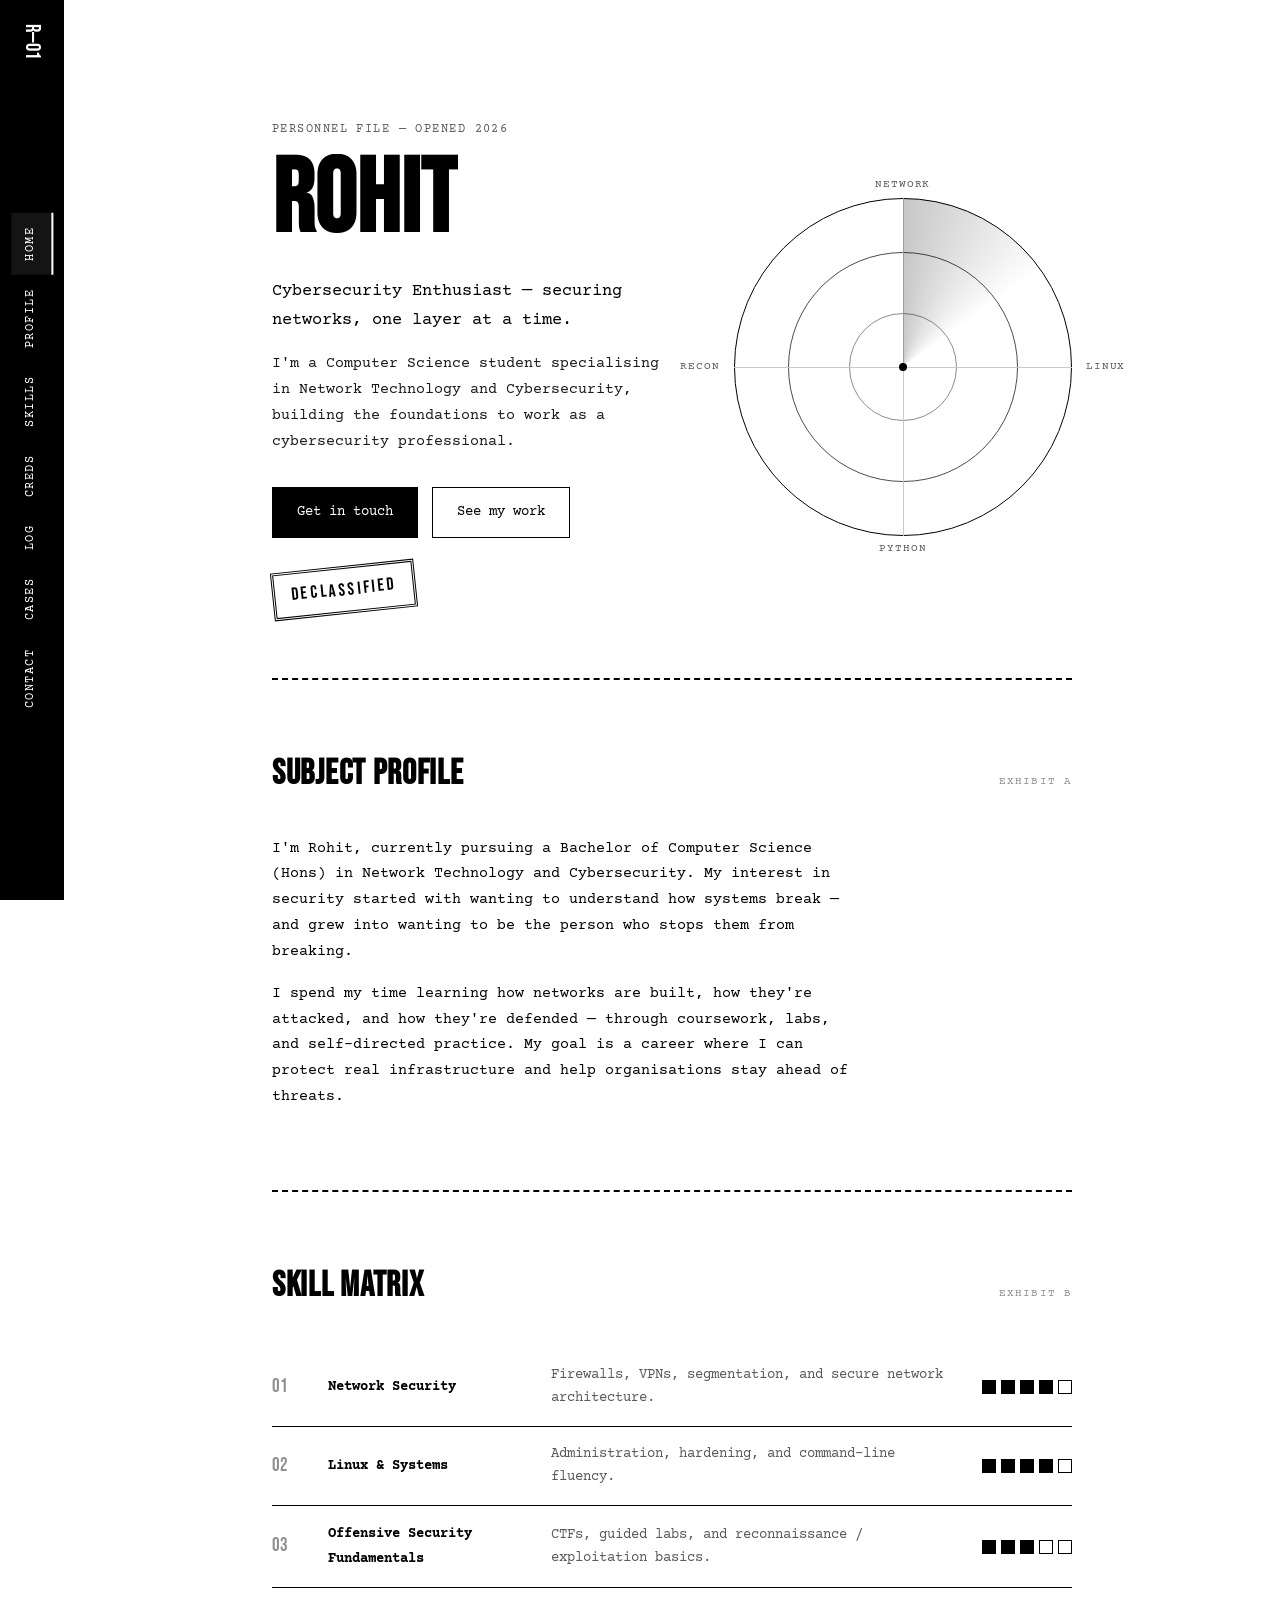
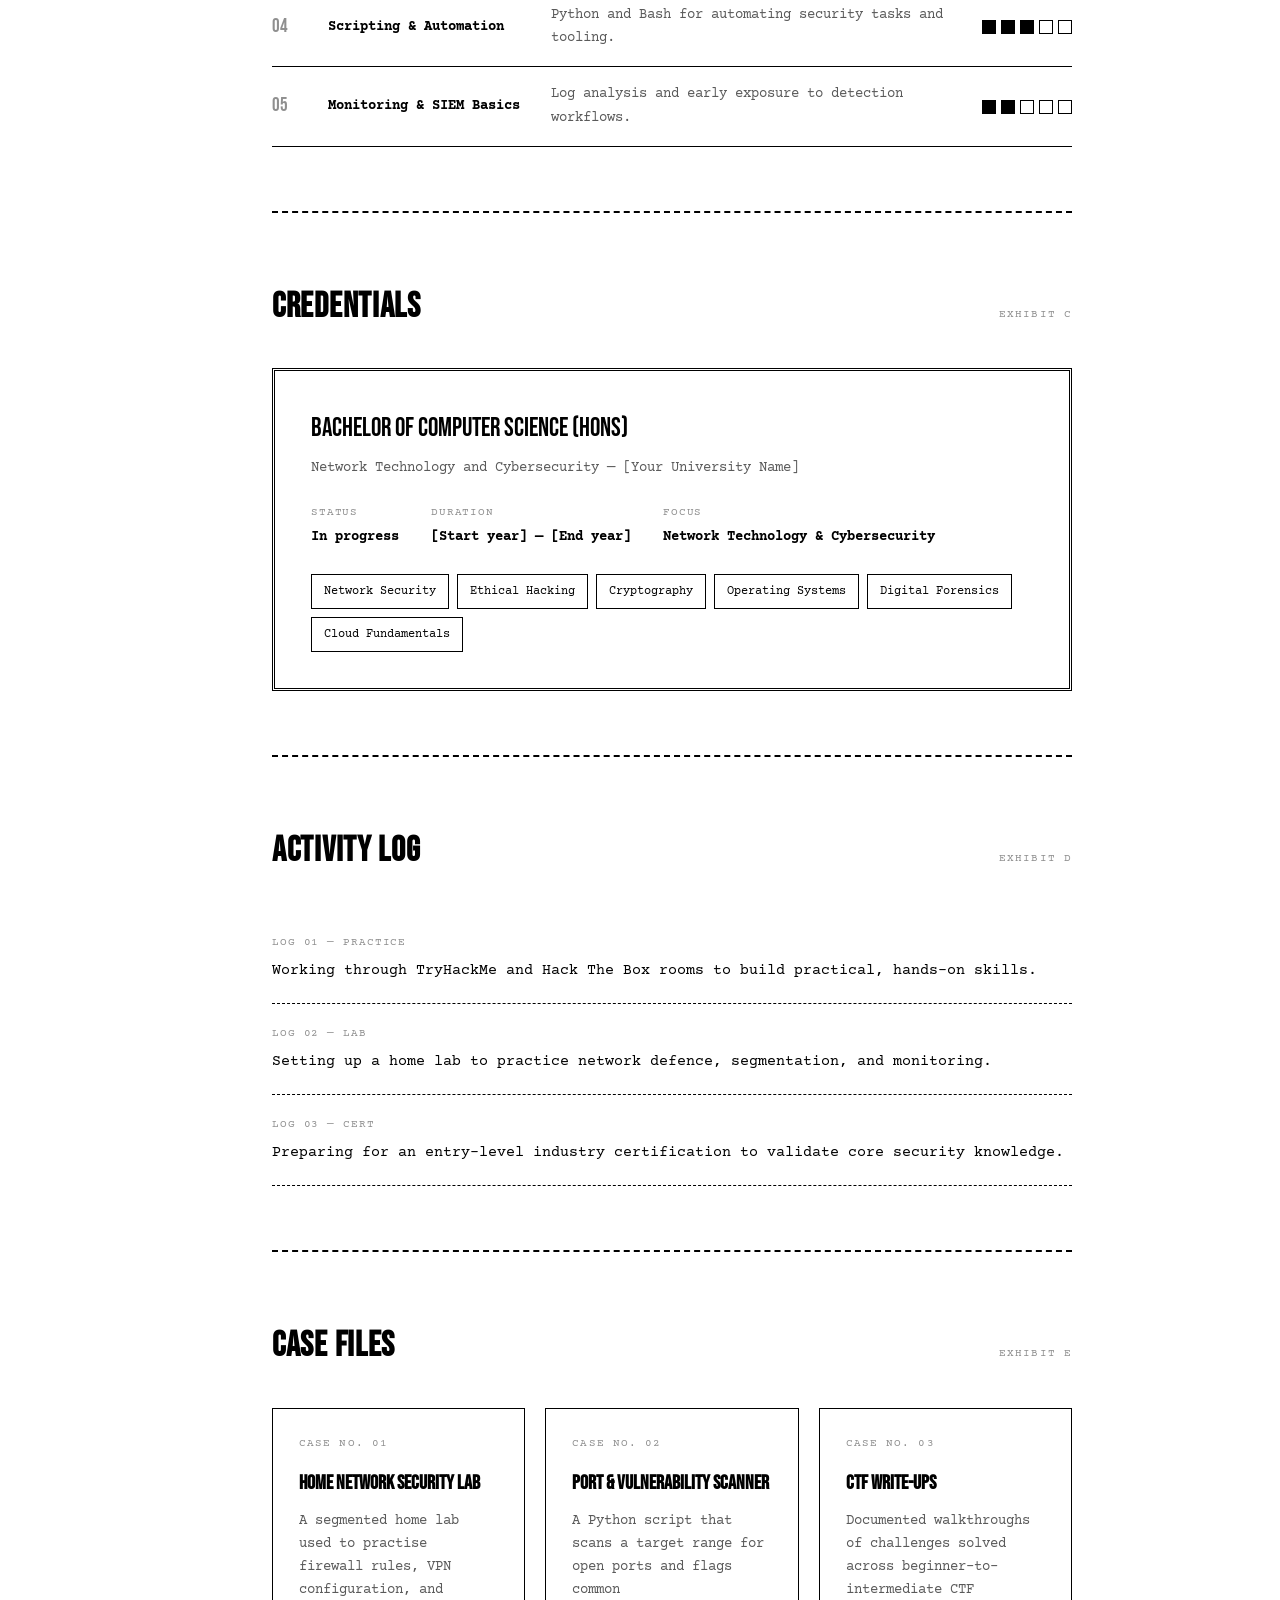
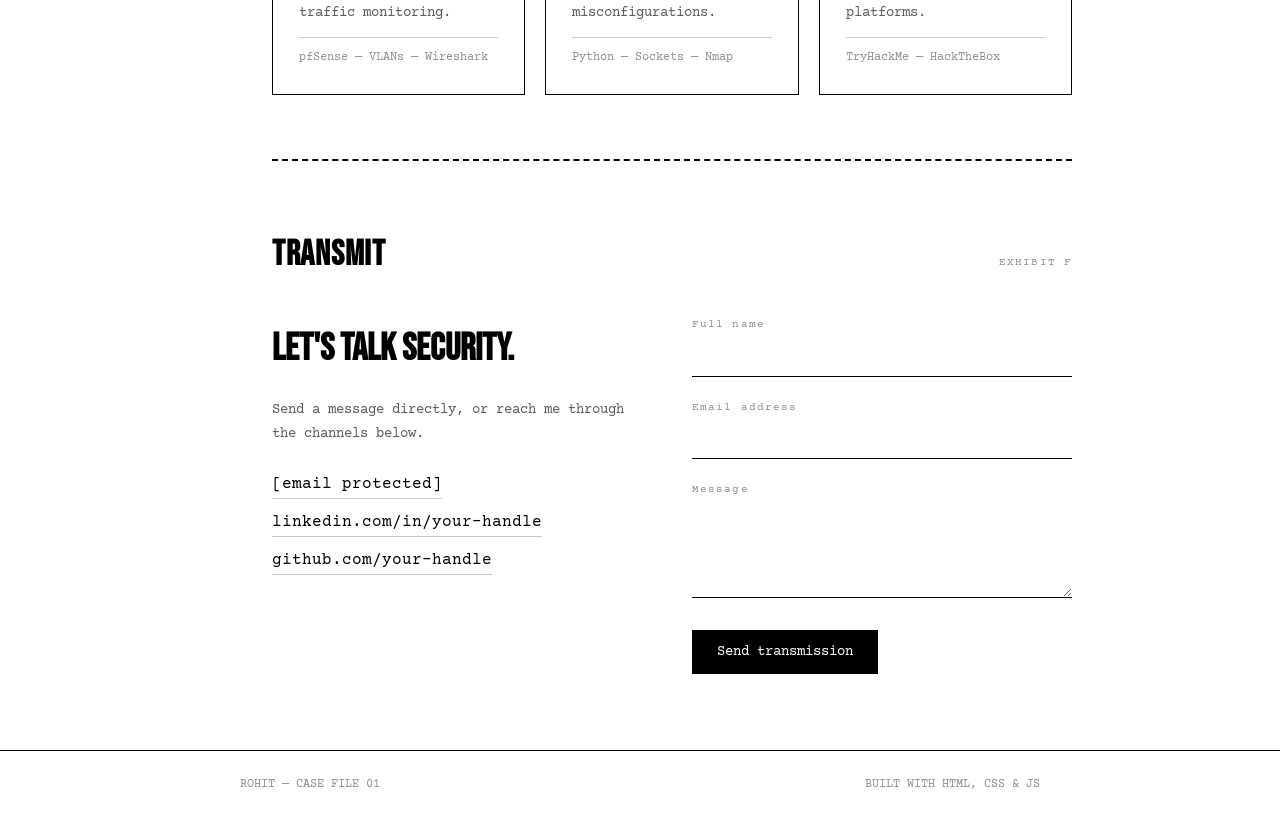
<file: portfolio/index.html>
<!DOCTYPE html>
<html lang="en">

<head>
  <meta charset="UTF-8">
  <meta name="viewport" content="width=device-width, initial-scale=1, viewport-fit=cover">
  <title>Rohit — Case File</title>
  <link rel="icon" href="favicon.ico">

  <!-- Two Google Fonts: Bebas Neue for big headings, Courier Prime for body text (typewriter feel) -->
  <link rel="preconnect" href="https://fonts.googleapis.com">
  <link rel="preconnect" href="https://fonts.gstatic.com" crossorigin>
  <link href="https://fonts.googleapis.com/css2?family=Bebas+Neue&family=Courier+Prime:wght@400;700&display=swap"
    rel="stylesheet">

  <link rel="stylesheet" href="assets/css/style.css">
  <link rel="stylesheet" href="assets/css/radar.css">
</head>

<body>

  <!-- ===== SIDEBAR (desktop) ===== -->
  <div class="sidebar">
    <div class="logo">R—01</div>
    <nav id="navLinks">
      <a href="#hero">HOME</a>
      <a href="#about">PROFILE</a>
      <a href="#focus">SKILLS</a>
      <a href="#education">CREDS</a>
      <a href="#now">LOG</a>
      <a href="#work">CASES</a>
      <a href="#contact">CONTACT</a>
    </nav>
    <div></div>
  </div>

  <!-- ===== TOP BAR (mobile) ===== -->
  <nav class="mobile-nav">
    <a href="#hero">HOME</a>
    <a href="#about">PROFILE</a>
    <a href="#focus">SKILLS</a>
    <a href="#education">CREDS</a>
    <a href="#now">LOG</a>
    <a href="#work">CASES</a>
    <a href="#contact">CONTACT</a>
  </nav>

  <main>
    <div class="container">

      <!-- ===== HERO ===== -->
      <section id="hero" class="hero">
        <div class="hero-text">
          <div class="kicker">PERSONNEL FILE — OPENED 2026</div>

          <div class="redact-box">
            <h1>ROHIT</h1>
            <div class="redact-bar"></div>
          </div>

          <p class="role">Cybersecurity Enthusiast — securing networks, one layer at a time.</p>
          <p class="lede">I'm a Computer Science student specialising in Network Technology and Cybersecurity, building
            the foundations to work as a cybersecurity professional.</p>

          <div class="btn-row">
            <a class="btn filled" href="#contact">Get in touch</a>
            <a class="btn" href="#work">See my work</a>
          </div>

          <div class="stamp">DECLASSIFIED</div>
        </div>

        <div class="hero-radar">
          <div class="radar-wrap" aria-hidden="true">
            <div class="radar-ring r1"></div>
            <div class="radar-ring r2"></div>
            <div class="radar-ring r3"></div>
            <div class="radar-cross"></div>
            <div class="radar-sweep"></div>
            <div class="radar-center"></div>
            <span class="radar-label n">NETWORK</span>
            <span class="radar-label e">LINUX</span>
            <span class="radar-label s">PYTHON</span>
            <span class="radar-label w">RECON</span>
          </div>
        </div>
      </section>

      <hr class="divider">

      <!-- ===== ABOUT ===== -->
      <section id="about" class="about">
        <div class="section-head">
          <h2>Subject Profile</h2>
          <span class="label">EXHIBIT A</span>
        </div>
        <p>I'm Rohit, currently pursuing a Bachelor of Computer Science (Hons) in Network Technology and Cybersecurity.
          My interest in security started with wanting to understand how systems break — and grew into wanting to be the
          person who stops them from breaking.</p>
        <p>I spend my time learning how networks are built, how they're attacked, and how they're defended — through
          coursework, labs, and self-directed practice. My goal is a career where I can protect real infrastructure and
          help organisations stay ahead of threats.</p>
      </section>

      <hr class="divider">

      <!-- ===== SKILLS ===== -->
      <section id="focus">
        <div class="section-head">
          <h2>Skill Matrix</h2>
          <span class="label">EXHIBIT B</span>
        </div>

        <div class="skill-row">
          <span class="index">01</span>
          <span class="name">Network Security</span>
          <span class="desc">Firewalls, VPNs, segmentation, and secure network architecture.</span>
          <div class="boxes"><span class="filled"></span><span class="filled"></span><span class="filled"></span><span
              class="filled"></span><span></span></div>
        </div>
        <div class="skill-row">
          <span class="index">02</span>
          <span class="name">Linux &amp; Systems</span>
          <span class="desc">Administration, hardening, and command-line fluency.</span>
          <div class="boxes"><span class="filled"></span><span class="filled"></span><span class="filled"></span><span
              class="filled"></span><span></span></div>
        </div>
        <div class="skill-row">
          <span class="index">03</span>
          <span class="name">Offensive Security Fundamentals</span>
          <span class="desc">CTFs, guided labs, and reconnaissance / exploitation basics.</span>
          <div class="boxes"><span class="filled"></span><span class="filled"></span><span
              class="filled"></span><span></span><span></span></div>
        </div>
        <div class="skill-row">
          <span class="index">04</span>
          <span class="name">Scripting &amp; Automation</span>
          <span class="desc">Python and Bash for automating security tasks and tooling.</span>
          <div class="boxes"><span class="filled"></span><span class="filled"></span><span
              class="filled"></span><span></span><span></span></div>
        </div>
        <div class="skill-row">
          <span class="index">05</span>
          <span class="name">Monitoring &amp; SIEM Basics</span>
          <span class="desc">Log analysis and early exposure to detection workflows.</span>
          <div class="boxes"><span class="filled"></span><span
              class="filled"></span><span></span><span></span><span></span></div>
        </div>
      </section>

      <hr class="divider">

      <!-- ===== EDUCATION ===== -->
      <section id="education">
        <div class="section-head">
          <h2>Credentials</h2>
          <span class="label">EXHIBIT C</span>
        </div>
        <div class="credential">
          <div class="degree">Bachelor of Computer Science (Hons)</div>
          <div class="school">Network Technology and Cybersecurity — [Your University Name]</div>
          <div class="cred-meta">
            <div><span>STATUS</span><b>In progress</b></div>
            <div><span>DURATION</span><b>[Start year] — [End year]</b></div>
            <div><span>FOCUS</span><b>Network Technology &amp; Cybersecurity</b></div>
          </div>
          <ul class="course-list">
            <li>Network Security</li>
            <li>Ethical Hacking</li>
            <li>Cryptography</li>
            <li>Operating Systems</li>
            <li>Digital Forensics</li>
            <li>Cloud Fundamentals</li>
          </ul>
        </div>
      </section>

      <hr class="divider">

      <!-- ===== ACTIVITY LOG ===== -->
      <section id="now">
        <div class="section-head">
          <h2>Activity Log</h2>
          <span class="label">EXHIBIT D</span>
        </div>
        <div class="log-item">
          <span class="tag">LOG 01 — PRACTICE</span>
          <p>Working through TryHackMe and Hack The Box rooms to build practical, hands-on skills.</p>
        </div>
        <div class="log-item">
          <span class="tag">LOG 02 — LAB</span>
          <p>Setting up a home lab to practice network defence, segmentation, and monitoring.</p>
        </div>
        <div class="log-item">
          <span class="tag">LOG 03 — CERT</span>
          <p>Preparing for an entry-level industry certification to validate core security knowledge.</p>
        </div>
      </section>

      <hr class="divider">

      <!-- ===== PROJECTS ===== -->
      <section id="work">
        <div class="section-head">
          <h2>Case Files</h2>
          <span class="label">EXHIBIT E</span>
        </div>
        <div class="cases">
          <div class="case-card">
            <span class="num">CASE NO. 01</span>
            <h3>Home Network Security Lab</h3>
            <p>A segmented home lab used to practise firewall rules, VPN configuration, and traffic monitoring.</p>
            <span class="stack">pfSense — VLANs — Wireshark</span>
          </div>
          <div class="case-card">
            <span class="num">CASE NO. 02</span>
            <h3>Port &amp; Vulnerability Scanner</h3>
            <p>A Python script that scans a target range for open ports and flags common misconfigurations.</p>
            <span class="stack">Python — Sockets — Nmap</span>
          </div>
          <div class="case-card">
            <span class="num">CASE NO. 03</span>
            <h3>CTF Write-ups</h3>
            <p>Documented walkthroughs of challenges solved across beginner-to-intermediate CTF platforms.</p>
            <span class="stack">TryHackMe — HackTheBox</span>
          </div>
        </div>
      </section>

      <hr class="divider">

      <!-- ===== CONTACT ===== -->
      <section id="contact">
        <div class="section-head">
          <h2>Transmit</h2>
          <span class="label">EXHIBIT F</span>
        </div>
        <div class="transmit">
          <div class="transmit-info">
            <h2>Let's talk security.</h2>
            <p>Send a message directly, or reach me through the channels below.</p>
            <div class="direct-links">
              <a href="mailto:[email protected]">[email protected]</a>
              <a href="https://linkedin.com/in/your-handle" target="_blank"
                rel="noopener">linkedin.com/in/your-handle</a>
              <a href="https://github.com/your-handle" target="_blank" rel="noopener">github.com/your-handle</a>
            </div>
          </div>

          <form id="transmitForm">
            <div class="field">
              <label for="fname">Full name</label>
              <input type="text" id="fname" required>
            </div>
            <div class="field">
              <label for="femail">Email address</label>
              <input type="email" id="femail" required>
            </div>
            <div class="field">
              <label for="fmsg">Message</label>
              <textarea id="fmsg" required></textarea>
            </div>
            <button type="submit" class="btn filled">Send transmission</button>
            <div class="form-status" id="formStatus"></div>
          </form>
        </div>
      </section>

    </div>
  </main>

  <footer>
    <div class="foot-inner">
      <span>ROHIT — CASE FILE 01</span>
      <span>BUILT WITH HTML, CSS &amp; JS</span>
    </div>
  </footer>

  <script src="assets/js/main.js"></script>

</body>

</html>
</file>
<file: portfolio/assets/css/style.css>
:root {
  --black: #000000;
  --white: #ffffff;
  --gray: #5a5a5a;
  --gray-light: #8f8f8f;
  --line-light: #c9c9c9;
  --font-heading: 'Bebas Neue', sans-serif;
  --font-body: 'Courier Prime', monospace;
  --sidebar-width: 64px;
}


* {
  box-sizing: border-box;
  margin: 0;
  padding: 0;
}

body {
  background: var(--white);
  color: var(--black);
  font-family: var(--font-body);
  line-height: 1.7;
}

a {
  color: inherit;
  text-decoration: none;
}


.sidebar {
  position: fixed;
  top: 0;
  left: 0;
  bottom: 0;
  width: var(--sidebar-width);
  background: var(--black);
  display: flex;
  flex-direction: column;
  align-items: center;
  justify-content: space-between;
  padding: 24px 0;
}

.sidebar .logo {
  color: var(--white);
  font-family: var(--font-heading);
  font-size: 1.3rem;
  writing-mode: vertical-rl;
}

.sidebar nav {
  display: flex;
  flex-direction: column;
}

.sidebar nav a {
  writing-mode: vertical-rl;
  transform: rotate(180deg);
  color: var(--white);
  font-size: 0.75rem;
  letter-spacing: 0.12em;
  padding: 14px 10px;
  border-left: 2px solid transparent;
}

.sidebar nav a:hover,
.sidebar nav a.active {
  border-left-color: var(--white);
  background: rgba(255, 255, 255, 0.08);
}


.sidebar {
  display: none;
}

.mobile-nav {
  position: sticky;
  top: 0;
  background: var(--black);
  overflow-x: auto;
  white-space: nowrap;
  z-index: 100;
}

.mobile-nav a {
  display: inline-block;
  color: var(--white);
  font-size: 0.75rem;
  letter-spacing: 0.1em;
  padding: 16px;
}

@media (min-width:820px) {
  .sidebar {
    display: flex;
  }

  .mobile-nav {
    display: none;
  }
}

main {
  padding: 0 24px;
}

@media (min-width:820px) {
  main {
    margin-left: var(--sidebar-width);
    padding: 0 48px;
  }
}

.container {
  max-width: 800px;
  margin: 0 auto;
}

section {
  padding: 64px 0;
}

.divider {
  border: none;
  border-top: 2px dashed var(--black);
  margin: 0;
}

.section-head {
  display: flex;
  justify-content: space-between;
  align-items: baseline;
  flex-wrap: wrap;
  gap: 12px;
  margin-bottom: 32px;
}

.section-head h2 {
  font-family: var(--font-heading);
  font-size: 2.2rem;
  letter-spacing: 0.02em;
}

.section-head .label {
  font-size: 0.7rem;
  letter-spacing: 0.1em;
  color: var(--gray-light);
}


.hero {
  padding-top: 100px;
  display: flex;
  flex-direction: column;
  gap: 48px;
}

@media (min-width:900px) {
  .hero {
    flex-direction: row;
    align-items: center;
    padding-top: 120px;
  }

  .hero-text {
    flex: 1.1;
  }

  .hero-radar {
    flex: 0.9;
  }
}

.hero .kicker {
  font-size: 0.75rem;
  letter-spacing: 0.12em;
  color: var(--gray);
  margin-bottom: 14px;
}

.redact-box {
  position: relative;
  display: inline-block;
  overflow: hidden;
}

.hero h1 {
  font-family: var(--font-heading);
  font-size: clamp(3.5rem, 12vw, 6.5rem);
  line-height: 0.9;
}

.redact-bar {
  position: absolute;
  inset: 0;
  background: var(--black);
  transform-origin: right;
  animation: reveal 0.8s 0.4s ease forwards;
}

@keyframes reveal {
  to {
    transform: scaleX(0);
  }
}

.hero .role {
  margin-top: 20px;
  font-size: 1.05rem;
  max-width: 40ch;
}

.hero .lede {
  margin-top: 16px;
  color: #1a1a1a;
  font-size: 0.95rem;
  max-width: 50ch;
}

.btn-row {
  display: flex;
  gap: 14px;
  flex-wrap: wrap;
  margin-top: 32px;
}

.btn {
  font-family: var(--font-body);
  font-size: 0.85rem;
  padding: 13px 24px;
  border: 1px solid var(--black);
}

.btn.filled {
  background: var(--black);
  color: var(--white);
}

.btn:hover {
  background: var(--black);
  color: var(--white);
}

.stamp {
  display: inline-block;
  margin-top: 28px;
  font-family: var(--font-heading);
  font-size: 1.1rem;
  letter-spacing: 0.15em;
  border: 3px double var(--black);
  padding: 6px 16px;
  transform: rotate(-6deg);
}



.about p {
  max-width: 64ch;
  font-size: 0.95rem;
  margin-bottom: 16px;
}

.skill-row {
  display: grid;
  grid-template-columns: 40px 1fr 2fr auto;
  gap: 16px;
  align-items: center;
  padding: 16px 0;
  border-bottom: 1px solid var(--black);
}

.skill-row:first-child {
  border-top: 1px solid var(--black);
}

@media (max-width:700px) {
  .skill-row {
    grid-template-columns: 32px 1fr;
    row-gap: 6px;
  }

  .skill-row .desc,
  .skill-row .boxes {
    grid-column: 2;
  }
}

.skill-row .index {
  font-family: var(--font-heading);
  font-size: 1.2rem;
  color: var(--gray-light);
}

.skill-row .name {
  font-weight: 700;
  font-size: 0.9rem;
}

.skill-row .desc {
  font-size: 0.85rem;
  color: var(--gray);
}

.boxes {
  display: flex;
  gap: 5px;
}

.boxes span {
  width: 14px;
  height: 14px;
  border: 1px solid var(--black);
  display: block;
}

.boxes span.filled {
  background: var(--black);
}


.credential {
  border: 3px double var(--black);
  padding: 36px;
}

.credential .degree {
  font-family: var(--font-heading);
  font-size: 1.6rem;
  margin-bottom: 6px;
}

.credential .school {
  color: var(--gray);
  font-size: 0.85rem;
  margin-bottom: 24px;
}

.cred-meta {
  display: flex;
  gap: 32px;
  flex-wrap: wrap;
  margin-bottom: 24px;
}

.cred-meta div span {
  display: block;
  font-size: 0.68rem;
  color: var(--gray-light);
  letter-spacing: 0.08em;
}

.cred-meta div b {
  font-size: 0.88rem;
}

.course-list {
  display: flex;
  flex-wrap: wrap;
  gap: 8px;
  list-style: none;
}

.course-list li {
  border: 1px solid var(--black);
  padding: 6px 12px;
  font-size: 0.78rem;
}


.log-item {
  padding: 20px 0;
  border-bottom: 1px dashed var(--black);
}

.log-item .tag {
  font-size: 0.7rem;
  color: var(--gray-light);
  letter-spacing: 0.08em;
  display: block;
  margin-bottom: 6px;
}

.log-item p {
  font-size: 0.92rem;
}


.cases {
  display: grid;
  gap: 20px;
}

@media (min-width:820px) {
  .cases {
    grid-template-columns: repeat(3, 1fr);
  }
}

.case-card {
  border: 1px solid var(--black);
  padding: 26px;
}

.case-card .num {
  font-size: 0.68rem;
  color: var(--gray-light);
  letter-spacing: 0.1em;
  display: block;
  margin-bottom: 12px;
}

.case-card h3 {
  font-family: var(--font-heading);
  font-size: 1.25rem;
  margin-bottom: 10px;
}

.case-card p {
  font-size: 0.85rem;
  color: var(--gray);
}

.case-card .stack {
  display: block;
  margin-top: 12px;
  font-size: 0.72rem;
  color: var(--gray-light);
  border-top: 1px solid var(--line-light);
  padding-top: 10px;
}


.transmit {
  display: grid;
  gap: 40px;
}

@media (min-width:820px) {
  .transmit {
    grid-template-columns: 1fr 1fr;
  }
}

.transmit-info h2 {
  font-family: var(--font-heading);
  font-size: 2.4rem;
  margin-bottom: 16px;
}

.transmit-info p {
  font-size: 0.9rem;
  color: var(--gray);
  margin-bottom: 24px;
}

.direct-links {
  display: flex;
  flex-direction: column;
  gap: 10px;
}

.direct-links a {
  border-bottom: 1px solid var(--line-light);
  width: fit-content;
}

.direct-links a:hover {
  border-color: var(--black);
}

.field {
  margin-bottom: 22px;
}

.field label {
  display: block;
  font-size: 0.68rem;
  letter-spacing: 0.1em;
  color: var(--gray-light);
  margin-bottom: 8px;
}

.field input,
.field textarea {
  width: 100%;
  border: none;
  border-bottom: 1px solid var(--black);
  background: transparent;
  font-family: var(--font-body);
  font-size: 0.95rem;
  padding: 8px 2px;
}

.field input:focus,
.field textarea:focus {
  outline: none;
  border-bottom-width: 2px;
}

.field textarea {
  min-height: 90px;
  resize: vertical;
}

.form-status {
  margin-top: 12px;
  font-size: 0.8rem;
  color: var(--gray);
}


footer {
  border-top: 1px solid var(--black);
  padding: 24px;
  font-size: 0.72rem;
  color: var(--gray-light);
}

footer .foot-inner {
  max-width: 800px;
  margin: 0 auto;
  display: flex;
  justify-content: space-between;
  flex-wrap: wrap;
  gap: 8px;
}
</file>
<file: portfolio/assets/css/radar.css>
.radar-wrap {
  position: relative;
  width: min(100%, 380px);
  aspect-ratio: 1;
  margin: 0 auto;
}

.radar-ring {
  position: absolute;
  border: 1px solid var(--black);
  border-radius: 50%;
}

.r1 {
  inset: 0;
}

.r2 {
  inset: 16%;
  opacity: 0.7;
}

.r3 {
  inset: 34%;
  opacity: 0.45;
}

.radar-cross {
  position: absolute;
  inset: 0;
}

.radar-cross::before,
.radar-cross::after {
  content: "";
  position: absolute;
  background: var(--line-light);
}

.radar-cross::before {
  left: 0;
  right: 0;
  top: 50%;
  height: 1px;
}

.radar-cross::after {
  top: 0;
  bottom: 0;
  left: 50%;
  width: 1px;
}

.radar-sweep {
  position: absolute;
  inset: 0;
  border-radius: 50%;
  background: conic-gradient(from 0deg, rgba(0, 0, 0, 0.22), transparent 55deg);
  animation: spin 7s linear infinite;
  -webkit-mask-image: radial-gradient(circle, black 99%, transparent 100%);
  mask-image: radial-gradient(circle, black 99%, transparent 100%);
}

@keyframes spin {
  to {
    transform: rotate(360deg);
  }
}

@media (prefers-reduced-motion: reduce) {
  .radar-sweep {
    animation: none;
    opacity: 0.15;
  }
}

.radar-center {
  position: absolute;
  top: 50%;
  left: 50%;
  width: 8px;
  height: 8px;
  background: var(--black);
  border-radius: 50%;
  transform: translate(-50%, -50%);
}

.radar-label {
  position: absolute;
  font-size: 0.68rem;
  letter-spacing: 0.08em;
  color: var(--gray);
  white-space: nowrap;
}

.radar-label.n {
  top: -22px;
  left: 50%;
  transform: translateX(-50%);
}

.radar-label.e {
  right: -14px;
  top: 50%;
  transform: translate(100%, -50%);
}

.radar-label.s {
  bottom: -22px;
  left: 50%;
  transform: translateX(-50%);
}

.radar-label.w {
  left: -14px;
  top: 50%;
  transform: translate(-100%, -50%);
}

@media (max-width:520px) {
  .radar-label {
    font-size: 0.6rem;
  }
}
</file>
